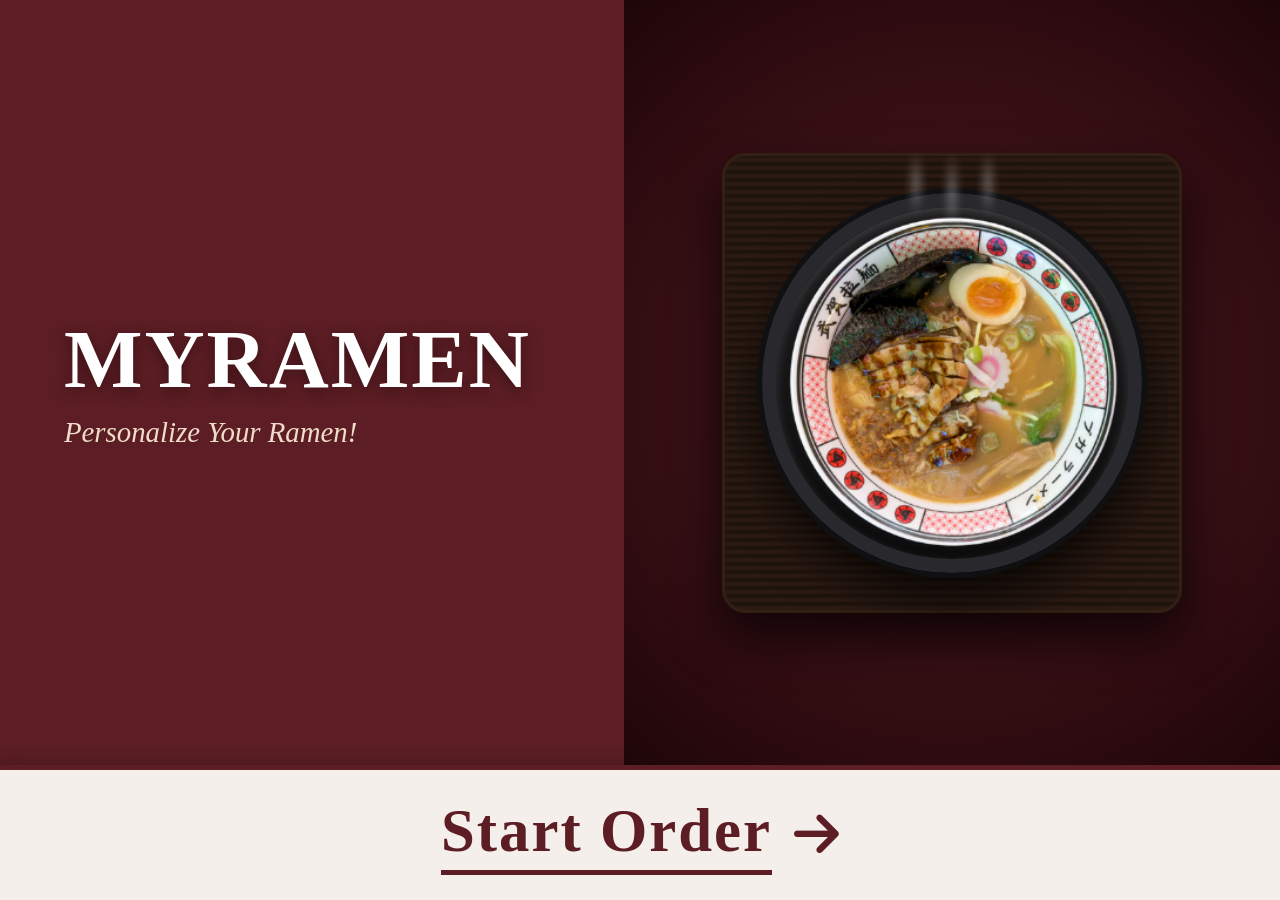
<file: index.html>
<!DOCTYPE html>
<html lang="en">
<head>
  <meta charset="UTF-8">
  <meta name="viewport" content="width=device-width, initial-scale=1.0">
  <meta name="description" content="MyRamen Tabletop Kiosk - Start your personalized ramen experience.">
  <title>Welcome to MyRamen</title>
  <link rel="icon" type="image/png" href="img/logo.png">
  <link rel="stylesheet" href="https://cdnjs.cloudflare.com/ajax/libs/font-awesome/6.4.0/css/all.min.css">
  <link rel="stylesheet" href="css/style.css">
  <style>
    .welcome-body {
      min-height: calc(100vh - 135px);
    }

    .welcome-bottom-bar {
      height: 135px;
      min-height: 135px;
      gap: 22px;
      border-top: 5px solid var(--maroon);
      padding: 0 24px;
    }

    .start-order-text {
      font-size: clamp(2.6rem, 6vw, 3.8rem);
      font-weight: 900;
      border-bottom: 5px solid var(--maroon);
      padding-bottom: 4px;
      letter-spacing: 2px;
    }

    .start-order-arrow {
      font-size: clamp(2.2rem, 5vw, 3.2rem);
    }
  </style>
</head>
<body>

  <div class="welcome-container">
    <div class="welcome-body">
      
      <div class="welcome-left">
        <h1 class="serif">MYRAMEN</h1>
        <p class="serif">Personalize Your Ramen!</p>
      </div>

      <div class="welcome-right">
        <div class="welcome-table-setting">
          
          <div class="welcome-bamboo-mat"></div>

          <div class="steam-container">
            <div class="steam-wisp"></div>
            <div class="steam-wisp"></div>
            <div class="steam-wisp"></div>
          </div>

          <div class="welcome-bowl">
            <img 
              src="img/RAMEN BOWL.png" 
              alt="Authentic Japanese Ramen Bowl"
              class="welcome-bowl-img"
            >
          </div>

        </div>
      </div>

    </div>

    <a href="home.html" class="welcome-bottom-bar" title="Begin your order">
      <span class="start-order-text serif">Start Order</span>
      <i class="fa-solid fa-arrow-right start-order-arrow"></i>
    </a>
  </div>

  <script src="js/transitions.js"></script>
</body>
</html>
</file>
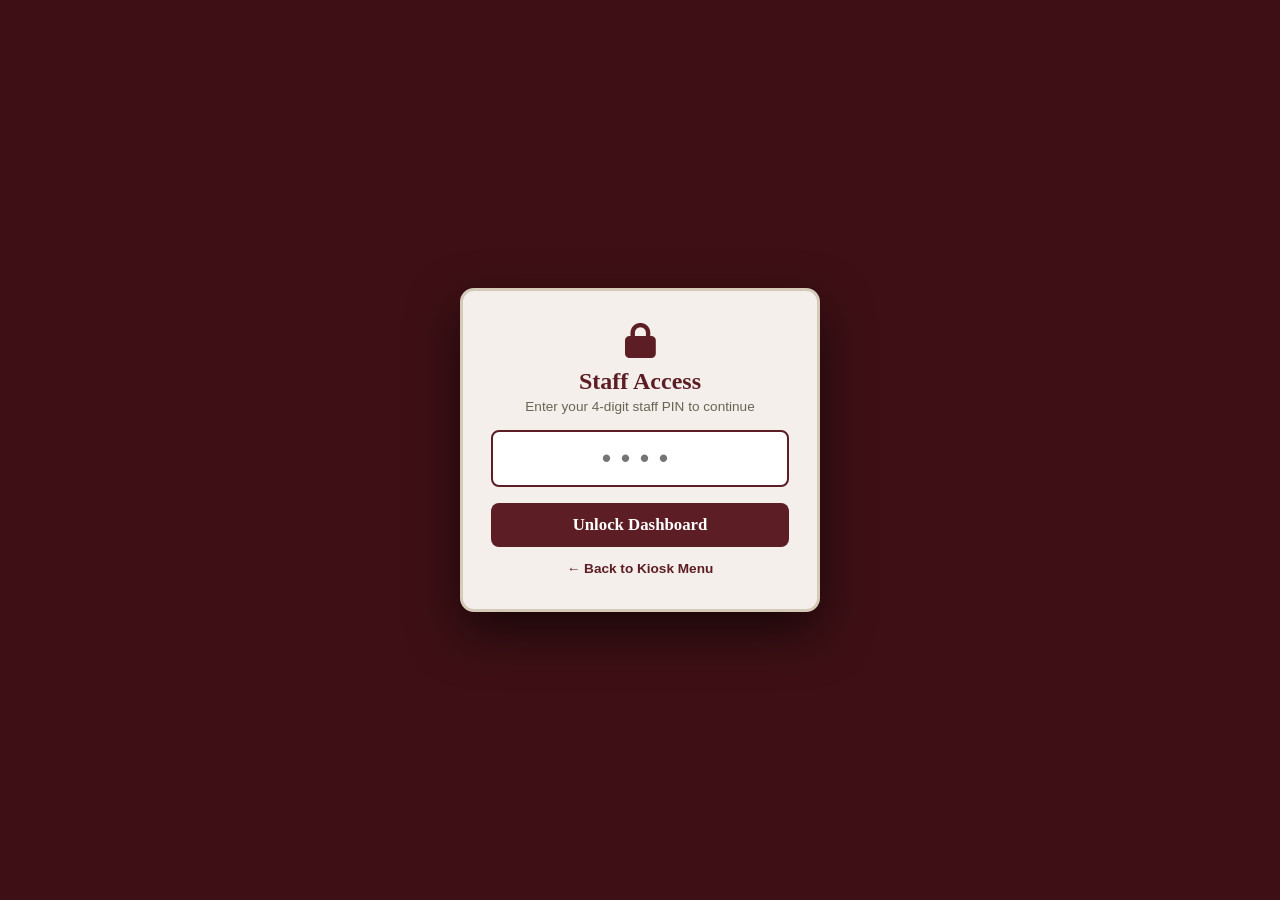
<file: admin.html>
<!DOCTYPE html>
<html lang="en">
<head>
  <meta charset="UTF-8">
  <meta name="viewport" content="width=device-width, initial-scale=1.0">
  <title>Admin & Kitchen Dashboard | MyRamen</title>
  <link rel="icon" type="image/png" href="img/logo.png">
  <link rel="stylesheet" href="https://cdnjs.cloudflare.com/ajax/libs/font-awesome/6.4.0/css/all.min.css">
  <link rel="stylesheet" href="css/style.css">
  <style>
    /* Lock Screen */
    .pin-overlay {
      position: fixed;
      inset: 0;
      background-color: var(--maroon-dark);
      z-index: 200;
      display: flex;
      align-items: center;
      justify-content: center;
      padding: 20px;
    }

    .pin-card {
      background: var(--cream);
      border: 3px solid var(--border);
      border-radius: 14px;
      padding: 32px 28px;
      max-width: 360px;
      width: 100%;
      text-align: center;
      box-shadow: 0 20px 50px rgba(0,0,0,0.6);
    }

    .pin-input {
      width: 100%;
      padding: 12px;
      font-size: 1.6rem;
      text-align: center;
      letter-spacing: 10px;
      border: 2px solid var(--maroon);
      border-radius: 8px;
      margin: 16px 0;
      font-weight: 800;
      color: var(--maroon);
      background: white;
    }

    .pin-btn {
      width: 100%;
      padding: 12px;
      background: var(--maroon);
      color: white;
      border: none;
      border-radius: 8px;
      font-size: 1.05rem;
      font-weight: 800;
      cursor: pointer;
    }
    .pin-btn:hover { background: var(--maroon-dark); }

    /* Top Navigation Buttons */
    .admin-nav-actions {
      display: flex;
      align-items: center;
      gap: 10px;
    }

    .nav-action-pill {
      font-size: 0.9rem;
      background: rgba(255,255,255,0.15);
      color: white;
      padding: 6px 14px;
      border-radius: 6px;
      font-weight: 700;
      text-decoration: none;
      border: 1px solid rgba(255,255,255,0.2);
      cursor: pointer;
      display: inline-flex;
      align-items: center;
      gap: 6px;
      transition: background 0.2s ease;
    }
    .nav-action-pill:hover {
      background: rgba(255,255,255,0.28);
    }

    .nav-logout-btn {
      background: #b91c1c;
      border-color: #991b1b;
    }
    .nav-logout-btn:hover {
      background: #991b1b;
    }

    /* Admin Layout */
    .admin-main {
      padding: 24px;
      max-width: 1300px;
      width: 100%;
      margin: 0 auto;
      display: flex;
      flex-direction: column;
      gap: 20px;
    }

    /* Top Status Cards */
    .stats-grid {
      display: grid;
      grid-template-columns: repeat(auto-fit, minmax(210px, 1fr));
      gap: 16px;
    }

    .stat-card {
      background: white;
      border: 1px solid var(--border);
      border-left: 5px solid var(--maroon);
      border-radius: 10px;
      padding: 18px 20px;
      box-shadow: 0 3px 10px rgba(0,0,0,0.04);
    }

    .stat-label {
      font-size: 0.85rem;
      color: #665;
      font-weight: 700;
      text-transform: uppercase;
    }

    .stat-value {
      font-size: 2rem;
      font-weight: 900;
      color: var(--maroon);
      margin-top: 4px;
    }

    /* Navigation Tabs */
    .admin-tabs {
      display: flex;
      gap: 10px;
      border-bottom: 2px solid var(--border);
      padding-bottom: 10px;
      flex-wrap: wrap;
    }

    .tab-btn {
      background: white;
      border: 1.5px solid var(--border);
      color: var(--text);
      padding: 10px 20px;
      border-radius: 8px;
      font-size: 0.95rem;
      font-weight: 700;
      cursor: pointer;
      display: flex;
      align-items: center;
      gap: 8px;
      transition: all 0.2s;
    }

    .tab-btn.active {
      background: var(--maroon);
      color: white;
      border-color: var(--maroon);
    }

    .tab-section {
      display: none;
    }
    .tab-section.active {
      display: block;
    }

    /* Kitchen Order Tickets Grid */
    .tickets-grid {
      display: grid;
      grid-template-columns: repeat(auto-fill, minmax(310px, 1fr));
      gap: 18px;
    }

    .ticket-card {
      background: white;
      border: 2px solid var(--border);
      border-radius: 10px;
      padding: 18px;
      display: flex;
      flex-direction: column;
      justify-content: space-between;
      gap: 14px;
      box-shadow: 0 4px 12px rgba(0,0,0,0.05);
    }

    .ticket-card.status-preparing { border-top: 6px solid #D97706; }
    .ticket-card.status-ready { border-top: 6px solid #16A34A; }
    .ticket-card.status-completed { border-top: 6px solid #6B7280; opacity: 0.75; }

    .ticket-header {
      display: flex;
      justify-content: space-between;
      align-items: center;
      border-bottom: 1px solid #EFE8DC;
      padding-bottom: 10px;
    }

    .status-badge {
      padding: 4px 10px;
      border-radius: 20px;
      font-size: 0.75rem;
      font-weight: 800;
      text-transform: uppercase;
    }
    .badge-preparing { background: #FEF3C7; color: #B45309; }
    .badge-ready { background: #DCFCE7; color: #15803D; }
    .badge-completed { background: #F3F4F6; color: #4B5563; }

    .ticket-item {
      background: #FAF7F2;
      padding: 10px 12px;
      border-radius: 6px;
      border: 1px solid #EAE0D2;
      margin-bottom: 8px;
      font-size: 0.9rem;
    }

    .ticket-note-box {
      background: #FEF2F2;
      border: 1px solid #FECACA;
      color: #991B1B;
      padding: 8px 10px;
      border-radius: 6px;
      font-size: 0.85rem;
      margin-top: 8px;
    }

    .ticket-actions {
      display: flex;
      gap: 8px;
    }

    .action-btn {
      flex: 1;
      padding: 10px;
      border: none;
      border-radius: 6px;
      font-weight: 800;
      font-size: 0.88rem;
      cursor: pointer;
    }
    .btn-ready { background: #16A34A; color: white; }
    .btn-complete { background: var(--maroon); color: white; }

    /* Stock Management Grid */
    .stock-grid {
      display: grid;
      grid-template-columns: repeat(auto-fit, minmax(280px, 1fr));
      gap: 20px;
    }

    .stock-category-card {
      background: white;
      border: 1px solid var(--border);
      border-radius: 10px;
      padding: 18px;
    }

    .stock-category-card h3 {
      color: var(--maroon);
      border-bottom: 1px solid var(--border);
      padding-bottom: 10px;
      margin-bottom: 12px;
    }

    .stock-row {
      display: flex;
      justify-content: space-between;
      align-items: center;
      padding: 10px 0;
      border-bottom: 1px dashed #EFE8DC;
      font-weight: 600;
    }
    .stock-row:last-child { border-bottom: none; }

    .stock-toggle-btn {
      padding: 6px 14px;
      border-radius: 20px;
      font-size: 0.8rem;
      font-weight: 800;
      cursor: pointer;
      border: none;
      transition: all 0.2s;
    }
    .in-stock { background: #DCFCE7; color: #15803D; }
    .sold-out { background: #FEE2E2; color: #B91C1C; }
  </style>
</head>
<body>

  <!-- Staff PIN Lock Overlay -->
  <div class="pin-overlay" id="pinOverlay">
    <div class="pin-card">
      <i class="fa-solid fa-lock" style="font-size: 2.2rem; color: var(--maroon); margin-bottom: 10px;"></i>
      <h2 class="serif" style="color: var(--maroon);">Staff Access</h2>
      <p style="font-size: 0.85rem; color: #665; margin-top: 4px;">Enter your 4-digit staff PIN to continue</p>
      <input type="password" id="adminPinInput" class="pin-input" maxlength="4" placeholder="••••">
      <p id="pinErrorMsg" style="color: #b91c1c; font-size: 0.85rem; font-weight: 700; display: none; margin-bottom: 10px;">Incorrect PIN. Please try again.</p>
      <button class="pin-btn serif" onclick="verifyPin()">Unlock Dashboard</button>
      <a href="home.html" style="display: inline-block; margin-top: 14px; font-size: 0.85rem; color: var(--maroon); text-decoration: none; font-weight: 700;">← Back to Kiosk Menu</a>
    </div>
  </div>

  <div class="kiosk-container">
    <!-- Top Navigation -->
    <header class="top-nav">
      <div class="nav-left">
        <span class="nav-logo serif">MYRAMEN <span style="font-size: 0.9rem; background: #D9A036; color: #1e0609; padding: 3px 10px; border-radius: 12px; vertical-align: middle; margin-left: 6px;">ADMIN</span></span>
      </div>
      <div class="admin-nav-actions">
        <a href="home.html" class="nav-action-pill" title="Return to Customer Kiosk">
          <i class="fa-solid fa-tablet-screen-button"></i> Customer View
        </a>
        <button class="nav-action-pill nav-logout-btn" onclick="logoutAdmin()" title="Lock Admin Panel">
          <i class="fa-solid fa-right-from-bracket"></i> Logout
        </button>
      </div>
    </header>

    <main class="admin-main">
      <!-- Live Overview -->
      <div class="stats-grid">
        <div class="stat-card">
          <div class="stat-label">Active Kitchen Orders</div>
          <div class="stat-value" id="statActiveOrders">0</div>
        </div>
        <div class="stat-card">
          <div class="stat-label">Total Bowls Sold</div>
          <div class="stat-value" id="statBowlsSold">0</div>
        </div>
        <div class="stat-card">
          <div class="stat-label">Total Revenue</div>
          <div class="stat-value">&#8369;<span id="statRevenue">0</span></div>
        </div>
        <div class="stat-card">
          <div class="stat-label">Sold-Out Items</div>
          <div class="stat-value" id="statSoldOutCount">0</div>
        </div>
      </div>

      <!-- Tabs -->
      <div class="admin-tabs">
        <button class="tab-btn active" onclick="switchTab('queueTab', this)">
          <i class="fa-solid fa-fire-burner"></i> Live Kitchen Queue
        </button>
        <button class="tab-btn" onclick="switchTab('stockTab', this)">
          <i class="fa-solid fa-boxes-stacked"></i> Stock & Availability
        </button>
        <button class="tab-btn" onclick="clearCompletedOrders()" style="margin-left: auto; color: #b91c1c;">
          <i class="fa-solid fa-broom"></i> Clear Completed
        </button>
      </div>

      <!-- KITCHEN QUEUE -->
      <section id="queueTab" class="tab-section active">
        <div class="tickets-grid" id="kitchenTicketsGrid">
          <!-- Populated dynamically -->
        </div>
      </section>

      <!-- INVENTORY / SOLD OUT -->
      <section id="stockTab" class="tab-section">
        <p style="font-size: 0.9rem; color: #665; margin-bottom: 16px;">
          Toggle items as <strong>Sold Out</strong> to immediately disable them on the customer ordering screens.
        </p>
        <div class="stock-grid" id="stockCategoriesGrid">
          <!-- Populated dynamically -->
        </div>
      </section>
    </main>
  </div>

  <script src="js/transitions.js"></script>
  <script>
    const defaultStock = {
      "Signature Ramens": ["Tonkotsu", "Shoyu", "Miso", "Shio"],
      "Broth Bases": ["Tsukemen", "Shio", "Miso", "Tonkotsu"],
      "Toppings": ["Egg", "Naruto", "Menma", "Nori", "Nira", "Cabbage", "Chashu"],
      "Side Add-ons": ["Fried Tofu", "Mushroom", "Gyoza", "Siomai", "Kimchi"]
    };

    function verifyPin() {
      const inputEl = document.getElementById('adminPinInput');
      const errorEl = document.getElementById('pinErrorMsg');

      if (inputEl.value === '1234') {
        sessionStorage.setItem('myRamenAdminUnlocked', 'true');
        errorEl.style.display = 'none';
        inputEl.value = '';
        document.getElementById('pinOverlay').style.display = 'none';
      } else {
        errorEl.style.display = 'block';
        inputEl.value = '';
        inputEl.focus();
      }
    }

    function logoutAdmin() {
      sessionStorage.removeItem('myRamenAdminUnlocked');
      document.getElementById('adminPinInput').value = '';
      document.getElementById('pinErrorMsg').style.display = 'none';
      document.getElementById('pinOverlay').style.display = 'flex';
      document.getElementById('adminPinInput').focus();
    }

    document.getElementById('adminPinInput').addEventListener('keyup', (e) => {
      if (e.key === 'Enter') verifyPin();
    });

    function switchTab(tabId, btnEl) {
      document.querySelectorAll('.tab-section').forEach(sec => sec.classList.remove('active'));
      document.querySelectorAll('.tab-btn').forEach(b => b.classList.remove('active'));
      document.getElementById(tabId).classList.add('active');
      btnEl.classList.add('active');
    }

    function getOrdersQueue() {
      try {
        return JSON.parse(localStorage.getItem('myRamenOrdersQueue')) || [];
      } catch (e) {
        return [];
      }
    }

    function saveOrdersQueue(orders) {
      localStorage.setItem('myRamenOrdersQueue', JSON.stringify(orders));
      renderAdminDashboard();
    }

    function updateOrderStatus(orderId, newStatus) {
      const orders = getOrdersQueue();
      const target = orders.find(o => o.id === orderId);
      if (target) {
        target.status = newStatus;
        saveOrdersQueue(orders);
      }
    }

    function clearCompletedOrders() {
      const orders = getOrdersQueue().filter(o => o.status !== 'Completed');
      saveOrdersQueue(orders);
    }

    function getSoldOutItems() {
      try {
        return JSON.parse(localStorage.getItem('myRamenSoldOut')) || [];
      } catch (e) {
        return [];
      }
    }

    function toggleStockItem(itemName) {
      let soldOut = getSoldOutItems();
      const idx = soldOut.indexOf(itemName);
      if (idx > -1) {
        soldOut.splice(idx, 1);
      } else {
        soldOut.push(itemName);
      }
      localStorage.setItem('myRamenSoldOut', JSON.stringify(soldOut));
      renderAdminDashboard();
    }

    function renderAdminDashboard() {
      const orders = getOrdersQueue();
      const soldOut = getSoldOutItems();

      const activeCount = orders.filter(o => o.status !== 'Completed').length;
      let bowlsSold = 0;
      let totalRevenue = 0;

      orders.forEach(o => {
        totalRevenue += (o.totalBill || 0);
        (o.items || []).forEach(item => {
          bowlsSold += (item.quantity || 1);
        });
      });

      document.getElementById('statActiveOrders').innerText = activeCount;
      document.getElementById('statBowlsSold').innerText = bowlsSold;
      document.getElementById('statRevenue').innerText = totalRevenue;
      document.getElementById('statSoldOutCount').innerText = soldOut.length;

      const grid = document.getElementById('kitchenTicketsGrid');
      if (orders.length === 0) {
        grid.innerHTML = `
          <div style="grid-column: 1 / -1; text-align: center; padding: 50px 20px; background: white; border-radius: 10px; border: 1px dashed var(--border);">
            <i class="fa-solid fa-receipt" style="font-size: 3rem; color: #c4b098; margin-bottom: 12px;"></i>
            <h3 class="serif" style="color: var(--maroon);">No Orders in Queue</h3>
            <p style="font-size: 0.9rem; color: #665; margin-top: 6px;">Orders submitted from the customer kiosk will appear here automatically.</p>
          </div>
        `;
      } else {
        const sorted = [...orders].reverse();
        grid.innerHTML = sorted.map(order => {
          const statusClass = order.status === 'Preparing' ? 'status-preparing' : (order.status === 'Ready' ? 'status-ready' : 'status-completed');
          const badgeClass = order.status === 'Preparing' ? 'badge-preparing' : (order.status === 'Ready' ? 'badge-ready' : 'badge-completed');

          const itemsHtml = (order.items || []).map(item => {
            const name = item.isPreset ? `${item.name} Ramen` : `Custom Ramen (${item.soup})`;
            const specs = item.isPreset 
              ? `Signature ${item.soup}` 
              : `${item.richness} ${item.soup} • ${item.noodleType} ${item.noodleVar}`;

            const topEntries = Object.entries(item.toppingQuantities || {});
            const activeToppings = topEntries
              .filter(([_, q]) => q > 0)
              .map(([t, q]) => q > 1 ? `${t} (x${q})` : t)
              .join(', ');
            
            const removedToppings = topEntries
              .filter(([_, q]) => q === 0)
              .map(([t, _]) => `NO ${t.toUpperCase()}`)
              .join(', ');

            return `
              <div class="ticket-item">
                <div style="display: flex; justify-content: space-between; font-weight: 800; color: var(--maroon);">
                  <span>${item.quantity || 1}x ${name}</span>
                </div>
                <div style="font-size: 0.8rem; color: #555; margin-top: 2px;">${specs}</div>
                ${activeToppings ? `<div style="font-size: 0.8rem; color: #333; margin-top: 4px;"><strong>Toppings:</strong> ${activeToppings}</div>` : ''}
                ${removedToppings ? `<div style="font-size: 0.78rem; color: #b91c1c; font-weight: 800; margin-top: 3px;"><i class="fa-solid fa-ban"></i> ${removedToppings}</div>` : ''}
              </div>
            `;
          }).join('');

          const addonsList = Object.entries(order.sideAddons || {})
            .filter(([_, qty]) => qty > 0)
            .map(([name, qty]) => `${qty}x ${name}`)
            .join(', ');

          const noteHtml = order.instructions 
            ? `<div class="ticket-note-box"><strong><i class="fa-solid fa-note-sticky"></i> Note:</strong> ${order.instructions}</div>` 
            : '';

          let actionButtons = '';
          if (order.status === 'Preparing') {
            actionButtons = `<button class="action-btn btn-ready" onclick="updateOrderStatus('${order.id}', 'Ready')"><i class="fa-solid fa-bell-concierge"></i> Mark Ready</button>`;
          } else if (order.status === 'Ready') {
            actionButtons = `<button class="action-btn btn-complete" onclick="updateOrderStatus('${order.id}', 'Completed')"><i class="fa-solid fa-check-double"></i> Complete Order</button>`;
          }

          return `
            <div class="ticket-card ${statusClass}">
              <div>
                <div class="ticket-header">
                  <div>
                    <strong class="serif" style="font-size: 1.2rem; color: var(--maroon);">#${order.orderNumber}</strong>
                    <span style="font-size: 0.78rem; color: #777; margin-left: 8px;">${order.time}</span>
                  </div>
                  <span class="status-badge ${badgeClass}">${order.status}</span>
                </div>

                <div style="margin-top: 12px;">
                  ${itemsHtml}
                  ${addonsList ? `<div style="font-size: 0.85rem; padding: 6px 10px; background: #FDF7EE; border-radius: 6px; border: 1px solid #E6DDD0;"><strong>Sides:</strong> ${addonsList}</div>` : ''}
                  ${noteHtml}
                </div>
              </div>

              <div>
                <div style="display: flex; justify-content: space-between; font-weight: 800; margin-bottom: 10px; padding-top: 8px; border-top: 1px dashed var(--border);">
                  <span>Total Paid:</span>
                  <span style="color: var(--maroon);">₱${order.totalBill}</span>
                </div>
                <div class="ticket-actions">
                  ${actionButtons}
                </div>
              </div>
            </div>
          `;
        }).join('');
      }

      const stockGrid = document.getElementById('stockCategoriesGrid');
      stockGrid.innerHTML = Object.entries(defaultStock).map(([category, items]) => {
        const rows = items.map(item => {
          const isOut = soldOut.includes(item);
          return `
            <div class="stock-row">
              <span style="${isOut ? 'text-decoration: line-through; color: #999;' : ''}">${item}</span>
              <button class="stock-toggle-btn ${isOut ? 'sold-out' : 'in-stock'}" onclick="toggleStockItem('${item}')">
                ${isOut ? 'SOLD OUT' : 'IN STOCK'}
              </button>
            </div>
          `;
        }).join('');

        return `
          <div class="stock-category-card">
            <h3 class="serif">${category}</h3>
            ${rows}
          </div>
        `;
      }).join('');
    }

    document.addEventListener('DOMContentLoaded', () => {
      if (sessionStorage.getItem('myRamenAdminUnlocked') === 'true') {
        document.getElementById('pinOverlay').style.display = 'none';
      }
      renderAdminDashboard();
    });
  </script>
</body>
</html>
</file>
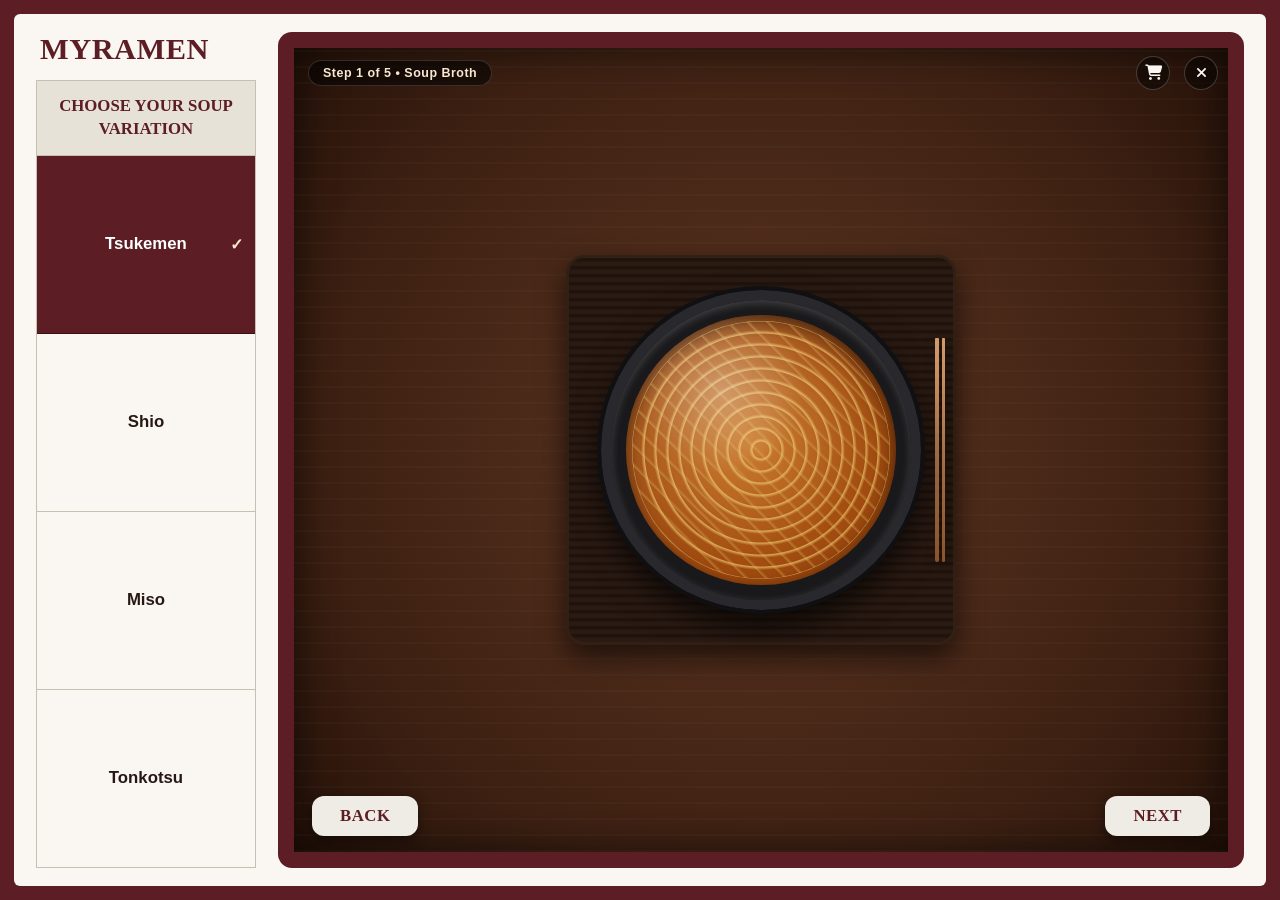
<file: customize.html>
<!DOCTYPE html>
<html lang="en">
<head>
  <meta charset="UTF-8">
  <meta name="viewport" content="width=device-width, initial-scale=1.0">
  <meta name="description" content="Customize your broth, noodle texture, and toppings in the interactive kiosk.">
  <title>Ramen Customizer | MyRamen</title>
  <link rel="icon" type="image/png" href="img/logo.png">
  <link rel="stylesheet" href="https://cdnjs.cloudflare.com/ajax/libs/font-awesome/6.4.0/css/all.min.css">
  <link rel="stylesheet" href="css/style.css">
  <style>

    html, body {
      height: 100vh;
      width: 100vw;
      margin: 0;
      padding: 0;
      overflow: hidden;
      background-color: var(--maroon);
      box-sizing: border-box;
    }

    .kiosk-outer-frame {
      height: 100vh;
      width: 100vw;
      padding: 14px;
      background-color: var(--maroon);
      display: flex;
      box-sizing: border-box;
    }

    .kiosk-inner-canvas {
      flex: 1;
      background-color: #FAF7F2;
      border-radius: 6px;
      display: flex;
      padding: 18px 22px;
      gap: 22px;
      overflow: hidden;
      position: relative;
    }

    .left-column {
      width: 220px;
      flex-shrink: 0;
      display: flex;
      flex-direction: column;
      gap: 14px;
    }

    .brand-header {
      display: flex;
      align-items: center;
      justify-content: space-between;
      padding: 2px 4px;
    }

    .brand-logo {
      font-size: 1.9rem;
      font-weight: 900;
      color: var(--maroon);
      text-decoration: none;
      letter-spacing: 0.5px;
      line-height: 1;
    }

    .sidebar-box {
      flex: 1;
      background-color: #EFECE6;
      border: 1px solid #C8BFB3;
      display: flex;
      flex-direction: column;
      overflow: hidden;
    }

    .sidebar-box.centered-mode {
      justify-content: center;
      align-items: center;
      padding: 20px 14px;
    }

    .sidebar-title {
      font-size: 1.35rem;
      font-weight: 800;
      color: var(--maroon);
      text-align: center;
      line-height: 1.35;
      padding: 18px 12px;
    }

    .sidebar-box:not(.centered-mode) .sidebar-title {
      border-bottom: 1px solid #C8BFB3;
      background-color: #E7E2D8;
      font-size: 1.05rem;
      padding: 14px 10px;
    }

    .sidebar-options-list {
      flex: 1;
      display: flex;
      flex-direction: column;
      overflow-y: auto;
    }

    .side-option-tile {
      flex: 1;
      background: #FAF7F2;
      border-bottom: 1px solid #C8BFB3;
      display: flex;
      align-items: center;
      justify-content: center;
      font-size: 1.05rem;
      font-weight: 700;
      color: var(--text);
      cursor: pointer;
      padding: 10px;
      position: relative;
      transition: all 0.2s ease;
    }

    .side-option-tile:last-child {
      border-bottom: none;
    }

    .side-option-tile:hover {
      background: #EFECE6;
    }

    .side-option-tile.selected,
    .bottom-option-card.selected {
      background: var(--maroon) !important;
      color: white !important;
      border-color: var(--maroon-dark) !important;
    }

    .side-option-tile.selected::after,
    .bottom-option-card.selected::after {
      content: '✓';
      position: absolute;
      right: 12px;
      font-weight: 900;
      font-size: 1rem;
      color: #F8E7D1;
    }

    .right-column {
      flex: 1;
      display: flex;
      flex-direction: column;
      gap: 16px;
      min-width: 0;
      overflow: hidden;
    }

    .stage-maroon-frame {
      flex: 1;
      background-color: var(--maroon);
      border-radius: 14px;
      padding: 16px;
      display: flex;
      flex-direction: column;
      min-height: 0;
      position: relative;
    }

    .stage-top-controls {
      position: absolute;
      top: 24px;
      right: 26px;
      display: flex;
      align-items: center;
      gap: 14px;
      z-index: 20;
    }

    .stage-icon-btn {
      background: rgba(0, 0, 0, 0.45);
      color: #FAF7F2;
      width: 34px;
      height: 34px;
      border-radius: 50%;
      display: flex;
      align-items: center;
      justify-content: center;
      text-decoration: none;
      font-size: 0.95rem;
      border: 1px solid rgba(255,255,255,0.2);
      position: relative;
      transition: background 0.2s;
    }
    .stage-icon-btn:hover {
      background: rgba(0, 0, 0, 0.75);
    }

    .cart-badge {
      position: absolute;
      top: -5px;
      right: -6px;
      background-color: #D9A036;
      color: #1e0609;
      font-size: 0.68rem;
      font-weight: 900;
      width: 17px;
      height: 17px;
      border-radius: 50%;
      display: none;
      align-items: center;
      justify-content: center;
    }

    .wooden-stage {
      flex: 1;
      background: radial-gradient(circle at center, #5E3622 0%, #3D2012 70%, #261209 100%);
      position: relative;
      display: flex;
      align-items: center;
      justify-content: center;
      overflow: hidden;
      box-shadow: inset 0 0 40px rgba(0,0,0,0.6);
    }

    .wooden-stage::before {
      content: '';
      position: absolute;
      inset: 0;
      background-image: repeating-linear-gradient(
        0deg,
        rgba(255, 255, 255, 0.02) 0px,
        rgba(255, 255, 255, 0.02) 2px,
        transparent 2px,
        transparent 16px
      );
      pointer-events: none;
    }

    .step-indicator-badge {
      position: absolute;
      top: 12px;
      left: 14px;
      background: rgba(0, 0, 0, 0.55);
      color: #F8E7D1;
      padding: 5px 14px;
      border-radius: 20px;
      font-size: 0.78rem;
      font-weight: 700;
      letter-spacing: 0.5px;
      border: 1px solid rgba(255, 255, 255, 0.15);
      z-index: 10;
    }

    .table-setting {
      position: relative;
      display: flex;
      align-items: center;
      justify-content: center;
      width: min(46vh, 320px);
      height: min(46vh, 320px);
    }

    .bamboo-placemat {
      position: absolute;
      width: 122%;
      height: 122%;
      background: #1c140e;
      border-radius: 18px;
      border: 3px solid #332014;
      box-shadow: 0 12px 28px rgba(0,0,0,0.6);
      background-image: repeating-linear-gradient(0deg, #2A1A12 0px, #2A1A12 4px, #1F130D 5px, #1F130D 8px);
      z-index: 1;
    }

    .chopstick-pair {
      position: absolute;
      right: -24px;
      top: 15%;
      width: 10px;
      height: 70%;
      display: flex;
      gap: 3px;
      z-index: 2;
    }
    .stick {
      width: 4px;
      height: 100%;
      background: linear-gradient(to bottom, #d49a6a 0%, #8c532b 100%);
      border-radius: 2px 2px 5px 5px;
    }

    .bowl-display {
      position: relative;
      width: 100%;
      height: 100%;
      border-radius: 50%;
      background: #19191b;
      border: 10px solid #29292d;
      outline: 4px solid #101012;
      box-shadow: 0 16px 32px rgba(0,0,0,0.7), inset 0 3px 8px rgba(255,255,255,0.18);
      display: flex;
      align-items: center;
      justify-content: center;
      z-index: 3;
      overflow: hidden;
    }

    .bowl-liquid {
      width: 90%;
      height: 90%;
      border-radius: 50%;
      position: relative;
      overflow: hidden;
      box-shadow: inset 0 6px 18px rgba(0,0,0,0.65);
      transition: background 0.4s ease;
    }

    .bowl-noodle-graphic {
      position: absolute;
      inset: 6px;
      border-radius: 50%;
      background-image: 
        repeating-radial-gradient(circle at 50% 50%, transparent 0, transparent 8px, rgba(240, 203, 114, 0.75) 9px, transparent 12px),
        repeating-linear-gradient(45deg, transparent 0, transparent 10px, rgba(214, 168, 77, 0.5) 11px, transparent 14px);
      opacity: 0.9;
      z-index: 2;
    }

    #toppingLayer { position: absolute; inset: 0; z-index: 3; }
    .topping-pill {
      position: absolute;
      display: flex;
      align-items: center;
      gap: 4px;
      padding: 4px 8px;
      border-radius: 16px;
      font-size: 0.72rem;
      font-weight: 800;
      color: #2b1713;
      box-shadow: 0 3px 8px rgba(0,0,0,0.4);
      border: 1px solid rgba(255,255,255,0.4);
      cursor: default;
    }

    .topping-egg { background: linear-gradient(135deg, #FFF9E6 40%, #E8A838 100%); border: 2px solid #D4881E; }
    .topping-chasu { background: linear-gradient(135deg, #E8A598 20%, #9C4B3D 100%); color: white; border: 2px solid #6E2F24; }
    .topping-nori { background: #1C2B20; color: #A3D9A5; border: 1px solid #3A5340; }
    .topping-naruto { background: #FFFFFF; color: #D63384; border: 2px dashed #D63384; }
    .topping-menma { background: #D8B26E; color: #4A3311; border: 1px solid #8F6927; }
    .topping-greens { background: #3B7A39; color: white; border: 1px solid #235222; }

    .stage-pill-btn {
      position: absolute;
      bottom: 16px;
      background-color: #EFECE6;
      color: var(--maroon);
      border: none;
      border-radius: 12px;
      padding: 10px 28px;
      font-size: 1.05rem;
      font-weight: 900;
      letter-spacing: 0.5px;
      cursor: pointer;
      box-shadow: 0 4px 12px rgba(0,0,0,0.45);
      transition: transform 0.15s ease, background-color 0.2s ease;
      z-index: 15;
    }
    .stage-pill-btn:hover {
      background-color: #FFFFFF;
      transform: translateY(-2px);
    }

    .btn-stage-back {
      left: 18px;
    }

    .btn-stage-right-group {
      position: absolute;
      bottom: 16px;
      right: 18px;
      display: flex;
      gap: 10px;
      z-index: 15;
    }

    .btn-stage-right-group .stage-pill-btn {
      position: static;
    }

    .btn-add-more {
      background-color: rgba(255, 255, 255, 0.18);
      color: #FAF7F2;
      border: 1.5px solid #EFECE6;
    }
    .btn-add-more:hover {
      background-color: rgba(255, 255, 255, 0.3);
      color: white;
    }

    .bottom-cards-row {
      height: 112px;
      min-height: 112px;
      display: flex;
      align-items: center;
      gap: 14px;
      flex-shrink: 0;
    }

    .bottom-option-card {
      flex: 1;
      height: 100%;
      background-color: #EFECE6;
      border: 1px solid #C8BFB3;
      display: flex;
      align-items: center;
      justify-content: center;
      font-size: 1.1rem;
      font-weight: 700;
      color: var(--text);
      cursor: pointer;
      position: relative;
      transition: all 0.2s ease;
    }

    .bottom-option-card:hover {
      background-color: #E5E0D6;
    }

    .circle-arrow-btn {
      width: 36px;
      height: 36px;
      border-radius: 50%;
      border: 1.5px solid var(--maroon);
      background-color: transparent;
      color: var(--maroon);
      display: flex;
      align-items: center;
      justify-content: center;
      font-size: 0.95rem;
      cursor: pointer;
      flex-shrink: 0;
      margin-left: 4px;
      transition: all 0.2s ease;
    }
    .circle-arrow-btn:hover {
      background-color: var(--maroon);
      color: white;
    }

    /* Responsive screen */
    @media (max-width: 780px) {
      .kiosk-outer-frame {
        padding: 8px;
      }
      .kiosk-inner-canvas {
        flex-direction: column;
        padding: 12px;
        gap: 12px;
      }
      .left-column {
        width: 100%;
        gap: 8px;
      }
      .sidebar-box.centered-mode {
        padding: 8px;
      }
      .sidebar-title {
        font-size: 1rem !important;
        padding: 6px !important;
      }
      .sidebar-title br {
        display: none;
      }
      .sidebar-options-list {
        flex-direction: row;
      }
      .side-option-tile {
        border-bottom: none;
        border-right: 1px solid #C8BFB3;
        padding: 8px;
      }
      .bottom-cards-row {
        height: 76px;
        min-height: 76px;
        gap: 8px;
      }
      .table-setting {
        width: min(34vh, 230px);
        height: min(34vh, 230px);
      }
    }
  </style>
</head>
<body>

  <div class="kiosk-outer-frame">
    <div class="kiosk-inner-canvas">
      
      <!-- LEFT COLUMN: MYRAMEN Logo + Tall Sidebar Panel -->
      <div class="left-column">
        <div class="brand-header">
          <a href="home.html" class="brand-logo serif">MYRAMEN</a>
        </div>

        <aside class="sidebar-box" id="sidebarContainer">
          <div class="sidebar-title serif" id="sidebarTitle">CHOOSE YOUR SOUP VARIATION</div>
          <div class="sidebar-options-list" id="sidebarOptions">
            <!-- Populated via customizer.js -->
          </div>
        </aside>
      </div>

      <!-- RIGHT COLUMN: Maroon Frame Stage + Bottom Option Cards -->
      <div class="right-column">
        
        <div class="stage-maroon-frame">
          <!-- Top-right subtle Cart & Cancel controls -->
          <div class="stage-top-controls">
            <a href="summary.html" class="stage-icon-btn" title="View Cart">
              <i class="fa-solid fa-cart-shopping"></i>
              <span class="cart-badge" id="customizerCartBadge">0</span>
            </a>
            <a href="home.html" class="stage-icon-btn" title="Cancel & Return to Menu">
              <i class="fa-solid fa-xmark"></i>
            </a>
          </div>

          <section class="wooden-stage">
            <div class="step-indicator-badge" id="stepProgressLabel">Step 1 of 5 • Broth</div>

            <!-- Interactive Ramen Bowl -->
            <div class="table-setting">
              <div class="bamboo-placemat"></div>

              <div class="chopstick-pair">
                <div class="stick"></div>
                <div class="stick"></div>
              </div>

              <div class="bowl-display">
                <div class="bowl-liquid" id="liquidGraphic">
                  <div class="bowl-noodle-graphic"></div>
                  <div id="toppingLayer"></div>
                </div>
              </div>
            </div>

            <button class="stage-pill-btn btn-stage-back serif" id="builderBackBtn">BACK</button>

            <div class="btn-stage-right-group">
              <button class="stage-pill-btn btn-add-more serif" id="builderAddMoreBtn" style="display: none;">+ Add More</button>
              <button class="stage-pill-btn serif" id="builderNextBtn">NEXT</button>
            </div>
          </section>
        </div>

        <div class="bottom-cards-row" id="bottomBarContainer" style="display: none;">
        </div>

      </div>

    </div>
  </div>

  <script src="js/customizer.js"></script>
  <script src="js/transitions.js"></script>
</body>
</html>
</file>
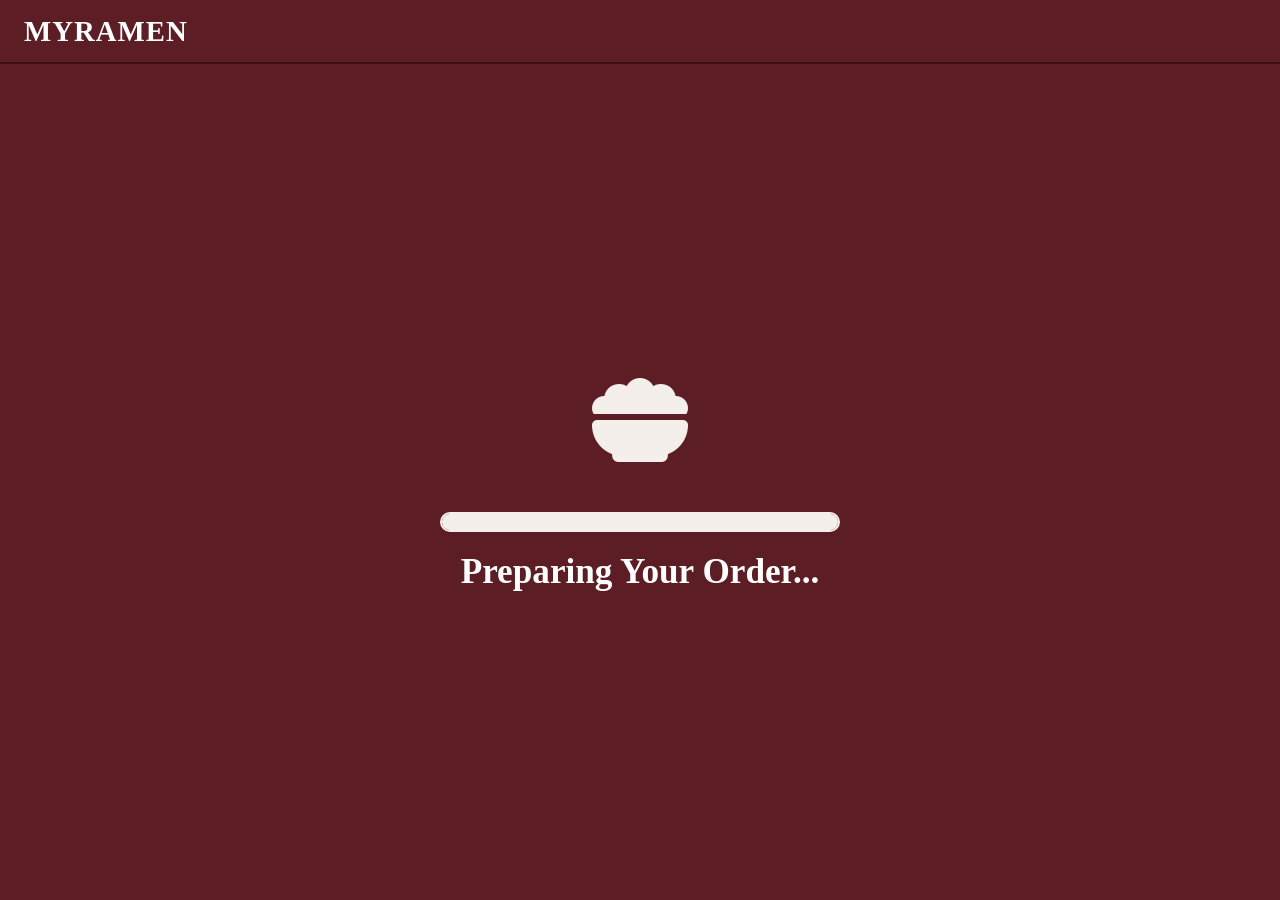
<file: status.html>
<!DOCTYPE html>
<html lang="en">
<head>
  <meta charset="UTF-8">
  <meta name="viewport" content="width=device-width, initial-scale=1.0">
  <meta name="description" content="MyRamen order queue processing and completion screen.">
  <title>Order Status | MyRamen</title>
  <link rel="icon" type="image/png" href="img/logo.png">
  <link rel="stylesheet" href="https://cdnjs.cloudflare.com/ajax/libs/font-awesome/6.4.0/css/all.min.css">
  <link rel="stylesheet" href="css/style.css">
</head>
<body>

  <div class="kiosk-container">
    <header class="top-nav" style="width: 100%;">
      <span class="nav-logo serif">MYRAMEN</span>
    </header>

    <!-- Progress Bar -->
    <div class="center-panel" id="phasePreparing">
      <i class="fa-solid fa-bowl-food" style="font-size: 6rem; color: #F5EFEB; margin-bottom: 20px;"></i>
      <div class="progress-bar">
        <div class="progress-fill" id="statusProgress"></div>
      </div>
      <h2 class="serif" style="font-size: 2.2rem; margin-top: 20px;">Preparing Your Order...</h2>
    </div>

    <!-- Thank You Display -->
    <div class="center-panel" id="phaseThankYou" style="display: none;">
      <div class="welcome-bowl" style="width: 220px; height: 220px; margin-bottom: 24px; border: 10px solid #29292d;">
        <i class="fa-solid fa-check" style="font-size: 5rem; color: #4ADE80;"></i>
      </div>
      <h2 class="serif" style="font-size: 2.5rem; letter-spacing: 1px;">Thank You For Ordering!</h2>
      <p style="margin-top: 15px; font-size: 0.95rem; opacity: 0.85;">Your ticket has been sent to the kitchen display queue.</p>
    </div>
  </div>

  <script src="js/transitions.js"></script>
  <script>
    document.addEventListener('DOMContentLoaded', () => {
      const fill = document.getElementById('statusProgress');
      setTimeout(() => { fill.style.width = '100%'; }, 100);

      setTimeout(() => {
        document.getElementById('phasePreparing').style.display = 'none';
        document.getElementById('phaseThankYou').style.display = 'flex';
      }, 3200);

      // Return to Welcome Page
      setTimeout(() => {
        document.body.classList.add('page-exit');
        setTimeout(() => {
          window.location.href = 'index.html';
        }, 240);
      }, 6500);
    });
  </script>
</body>
</html>
</file>
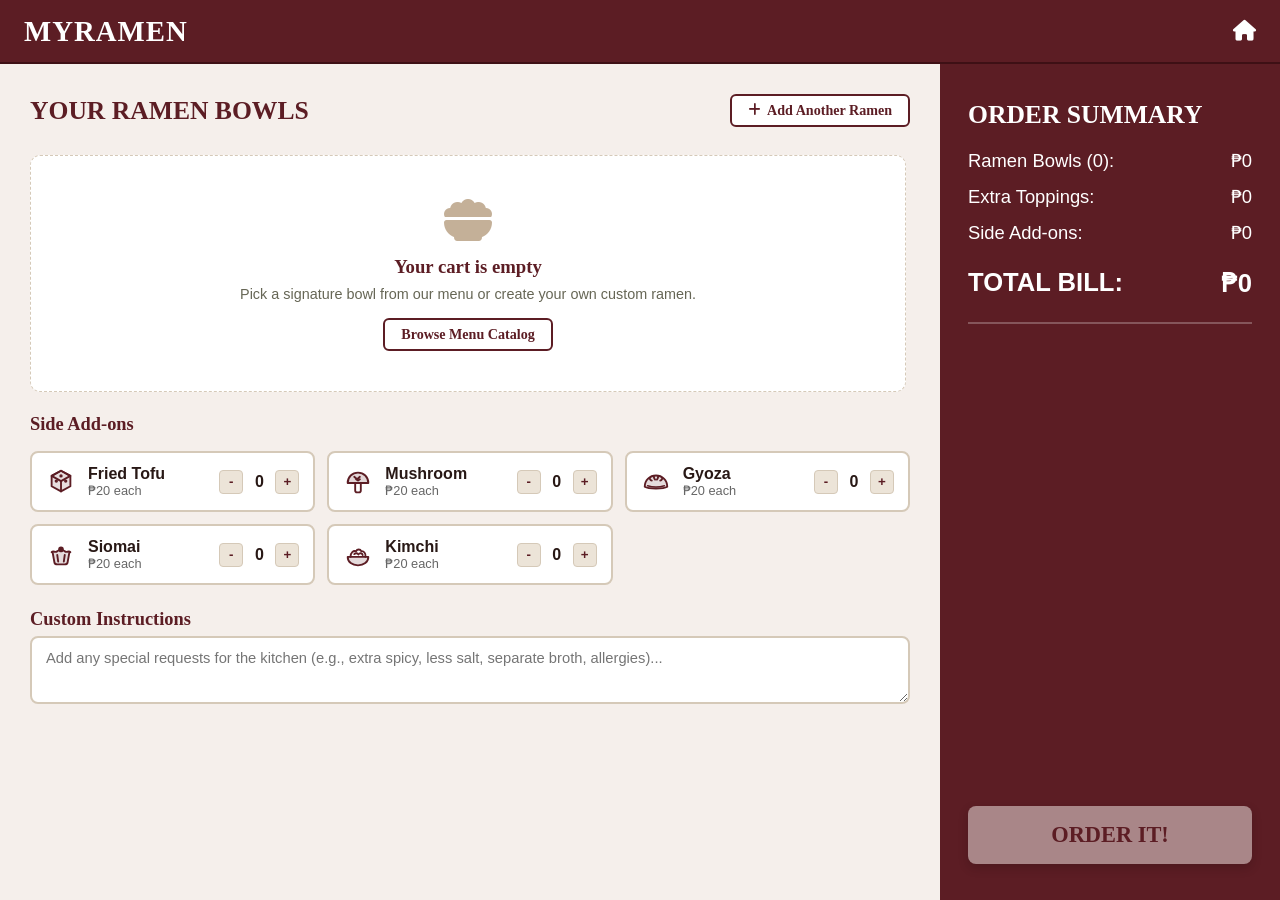
<file: summary.html>
<!DOCTYPE html>
<html lang="en">
<head>
  <meta charset="UTF-8">
  <meta name="viewport" content="width=device-width, initial-scale=1.0">
  <meta name="description" content="Review your personalized ramen bill and checkout.">
  <title>Order Summary | MyRamen</title>
  <link rel="icon" type="image/png" href="img/logo.png">
  <link rel="stylesheet" href="https://cdnjs.cloudflare.com/ajax/libs/font-awesome/6.4.0/css/all.min.css">
  <link rel="stylesheet" href="css/style.css">
  <style>
    .cart-header-actions {
      display: flex;
      justify-content: space-between;
      align-items: center;
      margin-bottom: 12px;
      flex-wrap: wrap;
      gap: 10px;
    }
    .add-more-btn {
      background: white;
      color: var(--maroon);
      border: 2px solid var(--maroon);
      border-radius: 6px;
      padding: 6px 16px;
      font-size: 0.88rem;
      font-weight: 800;
      text-decoration: none;
      display: inline-flex;
      align-items: center;
      gap: 6px;
      transition: all 0.2s;
    }
    .add-more-btn:hover {
      background: var(--maroon);
      color: white;
    }

    .cart-items-list {
      display: flex;
      flex-direction: column;
      gap: 16px;
      max-height: 44vh;
      overflow-y: auto;
      padding-right: 4px;
    }

    .cart-item-card {
      background: white;
      border: 1px solid var(--border);
      border-radius: 10px;
      padding: 16px;
      box-shadow: 0 3px 8px rgba(0,0,0,0.04);
      display: flex;
      flex-direction: column;
      gap: 12px;
      position: relative;
    }

    .cart-item-head {
      display: flex;
      justify-content: space-between;
      align-items: flex-start;
      border-bottom: 1px solid #f0e8dc;
      padding-bottom: 8px;
    }

    .cart-item-title {
      font-size: 1.15rem;
      font-weight: 800;
      color: var(--maroon);
    }

    .cart-item-base {
      font-size: 0.85rem;
      color: #665;
      margin-top: 2px;
    }

    /* Toppings */
    .toppings-adjust-box {
      background-color: #FAF7F2;
      border: 1px solid #E6DDD0;
      border-radius: 8px;
      padding: 10px 12px;
      display: flex;
      flex-direction: column;
      gap: 8px;
    }

    .toppings-adjust-label {
      font-size: 0.78rem;
      font-weight: 700;
      text-transform: uppercase;
      letter-spacing: 0.5px;
      color: #8c7368;
    }

    .topping-row-item {
      display: flex;
      align-items: center;
      justify-content: space-between;
      font-size: 0.9rem;
      font-weight: 600;
      color: var(--text);
      padding: 2px 0;
    }

    .mini-qty-controls {
      display: flex;
      align-items: center;
      gap: 8px;
    }

    .mini-qty-btn {
      background: var(--card-bg);
      color: var(--maroon);
      border: 1px solid var(--border);
      width: 24px;
      height: 24px;
      border-radius: 4px;
      font-weight: 800;
      cursor: pointer;
      display: flex;
      align-items: center;
      justify-content: center;
      transition: all 0.15s;
    }

    .mini-qty-btn:hover {
      background: var(--maroon);
      color: white;
    }

    .cart-item-controls {
      display: flex;
      align-items: center;
      justify-content: space-between;
      padding-top: 6px;
      border-top: 1px dashed #e6ddd0;
    }

    .remove-btn {
      background: transparent;
      border: none;
      color: #b91c1c;
      font-size: 0.88rem;
      font-weight: 700;
      cursor: pointer;
      display: flex;
      align-items: center;
      gap: 5px;
    }
    .remove-btn:hover {
      text-decoration: underline;
    }

    /* Side Add-ons */
    .addon-chips {
      display: grid;
      grid-template-columns: repeat(auto-fill, minmax(225px, 1fr));
      gap: 12px;
    }

    .addon-chip {
      background: white;
      border: 2px solid var(--border);
      border-radius: 8px;
      padding: 12px 14px;
      display: flex;
      align-items: center;
      justify-content: space-between;
      cursor: pointer;
      transition: all 0.2s ease;
    }

    .addon-chip.selected {
      border-color: var(--maroon);
      background: #FDF7EE;
      box-shadow: 0 3px 10px rgba(92, 29, 36, 0.12);
    }

    .addon-info {
      display: flex;
      align-items: center;
      gap: 12px;
    }

    .addon-svg-icon {
      width: 30px;
      height: 30px;
      flex-shrink: 0;
      color: var(--maroon);
    }

    /* Custom Instructions */
    .instructions-section {
      margin-top: 8px;
      display: flex;
      flex-direction: column;
      gap: 6px;
    }

    .instructions-textarea {
      width: 100%;
      min-height: 68px;
      padding: 12px 14px;
      border: 2px solid var(--border);
      border-radius: 8px;
      background: white;
      font-family: inherit;
      font-size: 0.92rem;
      color: var(--text);
      resize: vertical;
      outline: none;
      user-select: text;
      transition: border-color 0.2s ease;
    }

    .instructions-textarea:focus {
      border-color: var(--maroon);
    }

    .empty-cart-state {
      text-align: center;
      padding: 40px 20px;
      background: white;
      border-radius: 10px;
      border: 1px dashed var(--border);
    }

    /* ==================== KIOSK CONFIRMATION ==================== */
    .confirm-modal-backdrop {
      position: fixed;
      inset: 0;
      background: rgba(24, 8, 10, 0.65);
      backdrop-filter: blur(2px);
      display: none;
      align-items: center;
      justify-content: center;
      z-index: 300;
      padding: 20px;
    }

    .confirm-modal-backdrop.active {
      display: flex;
      animation: fadeInModal 0.2s ease forwards;
    }

    @keyframes fadeInModal {
      from { opacity: 0; }
      to { opacity: 1; }
    }

    .confirm-modal-box {
      background: var(--cream);
      border: 3px solid var(--maroon);
      border-radius: 14px;
      padding: 28px 24px;
      max-width: 380px;
      width: 100%;
      text-align: center;
      box-shadow: 0 18px 40px rgba(0,0,0,0.5);
      transform: scale(0.95);
      animation: popModal 0.2s cubic-bezier(0.175, 0.885, 0.32, 1.275) forwards;
    }

    @keyframes popModal {
      to { transform: scale(1); }
    }

    .confirm-modal-actions {
      display: flex;
      gap: 12px;
      margin-top: 22px;
    }

    .modal-btn {
      flex: 1;
      padding: 12px;
      border-radius: 8px;
      font-size: 0.95rem;
      font-weight: 800;
      cursor: pointer;
      transition: all 0.15s ease;
    }

    .modal-btn-cancel {
      background: white;
      color: var(--text);
      border: 2px solid var(--border);
    }
    .modal-btn-cancel:hover {
      background: var(--card-bg);
    }

    .modal-btn-confirm {
      background: #b91c1c;
      color: white;
      border: 2px solid #991b1b;
    }
    .modal-btn-confirm:hover {
      background: #991b1b;
    }
  </style>
</head>
<body>

  <!-- Custom Kiosk Confirmation -->
  <div class="confirm-modal-backdrop" id="removeConfirmModal">
    <div class="confirm-modal-box">
      <i class="fa-solid fa-trash-can" style="font-size: 2.4rem; color: #b91c1c; margin-bottom: 12px;"></i>
      <h3 class="serif" style="color: var(--maroon); font-size: 1.4rem; margin-bottom: 8px;">Remove This Bowl?</h3>
      <p style="font-size: 0.95rem; color: #555; line-height: 1.4;">
        Are you sure you want to remove <strong id="confirmBowlName" style="color: var(--text);">this ramen</strong> from your order?
      </p>
      <div class="confirm-modal-actions">
        <button class="modal-btn modal-btn-cancel serif" onclick="closeRemoveModal()">Keep Bowl</button>
        <button class="modal-btn modal-btn-confirm serif" onclick="confirmRemoveBowl()">Yes, Remove</button>
      </div>
    </div>
  </div>

  <div class="kiosk-container">
    <header class="top-nav">
      <a href="home.html" class="nav-logo serif">MYRAMEN</a>
      <div class="nav-icons">
        <a href="home.html" title="Back to Menu"><i class="fa-solid fa-house"></i></a>
      </div>
    </header>

    <div class="summary-layout">
      <div class="summary-left">
        <div class="cart-header-actions">
          <h2 class="serif" style="color: var(--maroon); font-size: 1.6rem;">YOUR RAMEN BOWLS</h2>
          <a href="home.html" class="add-more-btn serif"><i class="fa-solid fa-plus"></i> Add Another Ramen</a>
        </div>

        <div class="cart-items-list" id="cartItemsList">
        </div>

        <!-- Side Add-ons -->
        <h3 class="serif" style="color: var(--maroon); margin-top: 6px; font-size: 1.15rem;">Side Add-ons</h3>
        <div class="addon-chips">
          
          <!-- Fried Tofu -->
          <div class="addon-chip" id="addonTofu" onclick="toggleAddon('Fried Tofu')">
            <div class="addon-info">
              <svg class="addon-svg-icon" viewBox="0 0 32 32" fill="none" stroke="currentColor" stroke-width="2" stroke-linecap="round" stroke-linejoin="round">
                <path d="M16 4L26 9.5V20.5L16 26L6 20.5V9.5L16 4Z" fill="currentColor" fill-opacity="0.15"/>
                <path d="M16 4L26 9.5L16 15L6 9.5L16 4Z"/>
                <path d="M16 15V26"/>
                <circle cx="11" cy="15" r="0.8" fill="currentColor"/>
                <circle cx="21" cy="15" r="0.8" fill="currentColor"/>
                <circle cx="16" cy="9.5" r="0.8" fill="currentColor"/>
              </svg>
              <div>
                <strong>Fried Tofu</strong>
                <p style="font-size: 0.8rem; color: #666;">&#8369;20 each</p>
              </div>
            </div>
            <div class="mini-qty-controls" onclick="event.stopPropagation()">
              <button class="mini-qty-btn" onclick="changeAddonQty('Fried Tofu', -1)">-</button>
              <span id="qtyAddonTofu" style="min-width: 16px; text-align: center; font-weight: 800;">0</span>
              <button class="mini-qty-btn" onclick="changeAddonQty('Fried Tofu', 1)">+</button>
            </div>
          </div>

          <!-- Mushroom -->
          <div class="addon-chip" id="addonMushroom" onclick="toggleAddon('Mushroom')">
            <div class="addon-info">
              <svg class="addon-svg-icon" viewBox="0 0 32 32" fill="none" stroke="currentColor" stroke-width="2" stroke-linecap="round" stroke-linejoin="round">
                <path d="M5 17C5 10.5 9.9 6 16 6C22.1 6 27 10.5 27 17H5Z" fill="currentColor" fill-opacity="0.18"/>
                <path d="M13 17V25C13 26.1 13.9 27 15 27H17C18.1 27 19 26.1 19 25V17"/>
                <path d="M12 10.5L15 13L18 10.5"/>
                <path d="M14 13L16 14.5L18 13"/>
              </svg>
              <div>
                <strong>Mushroom</strong>
                <p style="font-size: 0.8rem; color: #666;">&#8369;20 each</p>
              </div>
            </div>
            <div class="mini-qty-controls" onclick="event.stopPropagation()">
              <button class="mini-qty-btn" onclick="changeAddonQty('Mushroom', -1)">-</button>
              <span id="qtyAddonMushroom" style="min-width: 16px; text-align: center; font-weight: 800;">0</span>
              <button class="mini-qty-btn" onclick="changeAddonQty('Mushroom', 1)">+</button>
            </div>
          </div>

          <!-- Gyoza -->
          <div class="addon-chip" id="addonGyoza" onclick="toggleAddon('Gyoza')">
            <div class="addon-info">
              <svg class="addon-svg-icon" viewBox="0 0 32 32" fill="none" stroke="currentColor" stroke-width="2" stroke-linecap="round" stroke-linejoin="round">
                <path d="M4 21C4 14 9.5 9 16 9C22.5 9 28 14 28 21C24 23.5 8 23.5 4 21Z" fill="currentColor" fill-opacity="0.16"/>
                <path d="M9 12C10 14 11 14.5 11.5 14.5"/>
                <path d="M13.5 9.8C14 12 14.5 13 15 13.5"/>
                <path d="M18.5 9.8C18 12 17.5 13 17 13.5"/>
                <path d="M23 12C22 14 21 14.5 20.5 14.5"/>
                <path d="M7 20C12 21.5 20 21.5 25 20" stroke-width="1.5"/>
              </svg>
              <div>
                <strong>Gyoza</strong>
                <p style="font-size: 0.8rem; color: #666;">&#8369;20 each</p>
              </div>
            </div>
            <div class="mini-qty-controls" onclick="event.stopPropagation()">
              <button class="mini-qty-btn" onclick="changeAddonQty('Gyoza', -1)">-</button>
              <span id="qtyAddonGyoza" style="min-width: 16px; text-align: center; font-weight: 800;">0</span>
              <button class="mini-qty-btn" onclick="changeAddonQty('Gyoza', 1)">+</button>
            </div>
          </div>

          <!-- Siomai -->
          <div class="addon-chip" id="addonSiomai" onclick="toggleAddon('Siomai')">
            <div class="addon-info">
              <svg class="addon-svg-icon" viewBox="0 0 32 32" fill="none" stroke="currentColor" stroke-width="2" stroke-linecap="round" stroke-linejoin="round">
                <path d="M7 13L9 24C9.3 25.5 10.5 26 12 26H20C21.5 26 22.7 25.5 23 24L25 13" fill="currentColor" fill-opacity="0.16"/>
                <path d="M6 13C8 11 10 14 12 12C14 10 18 10 20 12C22 14 24 11 26 13"/>
                <circle cx="16" cy="10" r="2" fill="currentColor"/>
                <path d="M12 16L13 23"/>
                <path d="M20 16L19 23"/>
              </svg>
              <div>
                <strong>Siomai</strong>
                <p style="font-size: 0.8rem; color: #666;">&#8369;20 each</p>
              </div>
            </div>
            <div class="mini-qty-controls" onclick="event.stopPropagation()">
              <button class="mini-qty-btn" onclick="changeAddonQty('Siomai', -1)">-</button>
              <span id="qtyAddonSiomai" style="min-width: 16px; text-align: center; font-weight: 800;">0</span>
              <button class="mini-qty-btn" onclick="changeAddonQty('Siomai', 1)">+</button>
            </div>
          </div>

          <!-- Kimchi -->
          <div class="addon-chip" id="addonKimchi" onclick="toggleAddon('Kimchi')">
            <div class="addon-info">
              <svg class="addon-svg-icon" viewBox="0 0 32 32" fill="none" stroke="currentColor" stroke-width="2" stroke-linecap="round" stroke-linejoin="round">
                <path d="M5 18C5 23.5 9.9 27 16 27C22.1 27 27 23.5 27 18H5Z" fill="currentColor" fill-opacity="0.16"/>
                <path d="M8 18C8 13.5 11 11 14 12C15 9.5 18.5 9.5 19.5 12C22 11.5 24.5 14 24 18"/>
                <path d="M12 15C13.5 13.5 15.5 14 16.5 15.5"/>
                <path d="M17.5 14.5C19 13.5 20.5 14.5 21 16"/>
              </svg>
              <div>
                <strong>Kimchi</strong>
                <p style="font-size: 0.8rem; color: #666;">&#8369;20 each</p>
              </div>
            </div>
            <div class="mini-qty-controls" onclick="event.stopPropagation()">
              <button class="mini-qty-btn" onclick="changeAddonQty('Kimchi', -1)">-</button>
              <span id="qtyAddonKimchi" style="min-width: 16px; text-align: center; font-weight: 800;">0</span>
              <button class="mini-qty-btn" onclick="changeAddonQty('Kimchi', 1)">+</button>
            </div>
          </div>

        </div>

        <!-- Custom Kitchen Instructions -->
        <div class="instructions-section">
          <h3 class="serif" style="color: var(--maroon); font-size: 1.15rem;">Custom Instructions</h3>
          <textarea 
            id="customInstructionsInput" 
            class="instructions-textarea" 
            placeholder="Add any special requests for the kitchen (e.g., extra spicy, less salt, separate broth, allergies)..."
            oninput="saveInstructions(this.value)"
          ></textarea>
        </div>
      </div>

      <!-- Total & Submit Button -->
      <div class="summary-right">
        <div>
          <h2 class="serif" style="font-size: 1.6rem; margin-bottom: 20px;">ORDER SUMMARY</h2>
          <div class="summary-bill-details">
            <div style="display: flex; justify-content: space-between;">
              <span>Ramen Bowls (<span id="totalBowlsCount">0</span>):</span>
              <span>&#8369;<span id="billBowls">0</span></span>
            </div>
            <div style="display: flex; justify-content: space-between;">
              <span>Extra Toppings:</span>
              <span>&#8369;<span id="billExtraToppings">0</span></span>
            </div>
            <div style="display: flex; justify-content: space-between;">
              <span>Side Add-ons:</span>
              <span>&#8369;<span id="billAddons">0</span></span>
            </div>
            <div class="total-bill" style="display: flex; justify-content: space-between;">
              <span>TOTAL BILL:</span>
              <span>&#8369;<span id="billTotal">0</span></span>
            </div>
          </div>
        </div>

        <button class="order-it-btn serif" id="orderSubmitBtn" onclick="checkoutOrder()">ORDER IT!</button>
      </div>
    </div>
  </div>

  <script src="js/summary.js"></script>
  <script src="js/transitions.js"></script>
</body>
</html>
</file>
<file: css/style.css>
:root {
  --maroon: #5C1D24;
  --maroon-dark: #3E1015;
  --cream: #F5EFEB;
  --card-bg: #ECE4D8;
  --border: #D5C9B8;
  --text: #281815;
}

* {
  box-sizing: border-box;
  margin: 0;
  padding: 0;
  user-select: none;
}

html, body {
  width: 100%;
  min-height: 100vh;
  background-color: var(--cream);
  font-family: 'Inter', -apple-system, BlinkMacSystemFont, "Segoe UI", Roboto, sans-serif;
  color: var(--text);
  overflow-x: hidden;
}

/* ==================== PAGE TRANSITION EFFECTS ==================== */
body {
  opacity: 0;
  transform: translateY(8px);
  transition: opacity 0.35s cubic-bezier(0.25, 1, 0.5, 1), transform 0.35s cubic-bezier(0.25, 1, 0.5, 1);
}

body.page-loaded {
  opacity: 1;
  transform: translateY(0);
}

body.page-exit {
  opacity: 0;
  transform: translateY(-8px);
}

.home-content, 
.builder-layout, 
.summary-layout, 
.welcome-body {
  animation: contentSlideIn 0.45s cubic-bezier(0.16, 1, 0.3, 1) both;
}

@keyframes contentSlideIn {
  from {
    opacity: 0;
    transform: scale(0.985);
  }
  to {
    opacity: 1;
    transform: scale(1);
  }
}

.serif {
  font-family: Georgia, serif;
}

.kiosk-container {
  width: 100%;
  min-height: 100vh;
  background-color: var(--cream);
  position: relative;
  display: flex;
  flex-direction: column;
}

/* ==================== TOP NAVIGATION ==================== */
.top-nav {
  background-color: var(--maroon);
  color: white;
  min-height: 64px;
  padding: 10px 24px;
  display: flex;
  align-items: center;
  justify-content: space-between;
  border-bottom: 2px solid var(--maroon-dark);
  z-index: 20;
  flex-wrap: wrap;
  gap: 12px;
}

.nav-left {
  display: flex;
  align-items: center;
  gap: 16px;
  font-size: 1.4rem;
}

.nav-logo {
  font-size: 1.8rem;
  font-weight: 700;
  letter-spacing: 1px;
  color: white;
  text-decoration: none;
}

.nav-search {
  background: white;
  border-radius: 6px;
  padding: 8px 14px;
  display: flex;
  align-items: center;
  gap: 10px;
  color: #666;
  width: 100%;
  max-width: 380px;
  font-size: 0.95rem;
}

.nav-search input {
  border: none;
  outline: none;
  width: 100%;
  background: transparent;
}

.nav-icons {
  display: flex;
  align-items: center;
  gap: 18px;
  font-size: 1.3rem;
}

.nav-icons a {
  color: white;
  text-decoration: none;
  transition: opacity 0.2s;
}

.nav-icons a:hover {
  opacity: 0.8;
}

/* ==================== WELCOME SCREEN ==================== */
.welcome-container {
  width: 100%;
  min-height: 100vh;
  display: flex;
  flex-direction: column;
  background-color: var(--maroon);
  position: relative;
  overflow: hidden;
}

.welcome-body {
  flex: 1;
  display: flex;
  min-height: calc(100vh - 95px);
  position: relative;
}

.welcome-left {
  flex: 1;
  padding: clamp(28px, 6vw, 64px);
  display: flex;
  flex-direction: column;
  justify-content: center;
  color: white;
  z-index: 5;
}

.welcome-badge {
  display: inline-flex;
  align-items: center;
  gap: 8px;
  background: rgba(255, 255, 255, 0.12);
  border: 1px solid rgba(255, 255, 255, 0.2);
  color: #F8E7D1;
  padding: 6px 16px;
  border-radius: 20px;
  font-size: 0.85rem;
  font-weight: 600;
  width: fit-content;
  margin-bottom: 18px;
  letter-spacing: 1px;
}

.welcome-left h1 {
  font-size: clamp(3rem, 7vw, 5.2rem);
  letter-spacing: 2px;
  line-height: 1.05;
  margin-bottom: 12px;
  text-shadow: 0 4px 15px rgba(0, 0, 0, 0.4);
}

.welcome-left p {
  font-size: clamp(1.2rem, 2.5vw, 1.8rem);
  font-style: italic;
  color: #F8E7D1;
  opacity: 0.95;
}

.welcome-right {
  flex: 1.2;
  display: flex;
  align-items: center;
  justify-content: center;
  padding: 30px;
  position: relative;
  background: radial-gradient(circle at center, #4A1A20 0%, #300C11 70%, #1E0609 100%);
}

.welcome-table-setting {
  position: relative;
  display: flex;
  align-items: center;
  justify-content: center;
}

.welcome-bamboo-mat {
  position: absolute;
  width: clamp(330px, 44vw, 460px);
  height: clamp(330px, 44vw, 460px);
  background: #1c140e;
  border-radius: 24px;
  border: 3px solid #332014;
  box-shadow: 0 25px 50px rgba(0, 0, 0, 0.7);
  background-image: repeating-linear-gradient(0deg, #2A1A12 0px, #2A1A12 4px, #1F130D 5px, #1F130D 8px);
  z-index: 1;
}

.welcome-bowl {
  position: relative;
  width: clamp(270px, 35vw, 380px);
  height: clamp(270px, 35vw, 380px);
  border-radius: 50%;
  background: #19191b;
  border: 14px solid #29292d;
  outline: 5px solid #101012;
  box-shadow: 
    0 25px 50px rgba(0, 0, 0, 0.75),
    inset 0 4px 12px rgba(255, 255, 255, 0.2),
    inset 0 -10px 24px rgba(0, 0, 0, 0.85);
  display: flex;
  align-items: center;
  justify-content: center;
  z-index: 3;
  overflow: hidden;
}

.welcome-bowl-img {
  width: 100%;
  height: 100%;
  object-fit: cover;
  object-position: center;
  border-radius: 50%;
  display: block;
  filter: contrast(108%) saturate(110%);
  transition: transform 0.4s ease;
}

.welcome-bowl:hover .welcome-bowl-img {
  transform: scale(1.05);
}

.steam-container {
  position: absolute;
  top: -42px;
  display: flex;
  gap: 22px;
  z-index: 5;
  pointer-events: none;
}

.steam-wisp {
  width: 14px;
  height: 65px;
  background: radial-gradient(ellipse at center, rgba(255, 255, 255, 0.4) 0%, rgba(255, 255, 255, 0) 70%);
  border-radius: 50%;
  filter: blur(4px);
  animation: riseSteam 3s infinite ease-in-out;
}

.steam-wisp:nth-child(2) { animation-delay: 1s; height: 80px; }
.steam-wisp:nth-child(3) { animation-delay: 2s; }

@keyframes riseSteam {
  0% { transform: translateY(20px) scaleX(1); opacity: 0; }
  50% { opacity: 0.55; transform: translateY(-15px) scaleX(1.4); }
  100% { transform: translateY(-40px) scaleX(2); opacity: 0; }
}

.welcome-bottom-bar {
  height: 95px;
  background-color: var(--cream);
  display: flex;
  align-items: center;
  justify-content: center;
  gap: 16px;
  text-decoration: none;
  border-top: 4px solid var(--maroon);
  cursor: pointer;
  box-shadow: 0 -4px 15px rgba(0, 0, 0, 0.2);
  transition: all 0.25s ease;
}

.welcome-bottom-bar:hover {
  background-color: #FFFFFF;
  transform: translateY(-2px);
}

.start-order-text {
  font-size: clamp(2rem, 4.5vw, 2.7rem);
  font-weight: 800;
  color: var(--maroon);
  border-bottom: 4px solid var(--maroon);
  padding-bottom: 2px;
  letter-spacing: 1px;
}

.start-order-arrow {
  font-size: 1.8rem;
  color: var(--maroon);
  transition: transform 0.2s ease;
}

.welcome-bottom-bar:hover .start-order-arrow {
  transform: translateX(8px);
}

/* ==================== HOME / MENU ==================== */
.side-drawer {
  position: fixed;
  top: 0;
  left: -280px;
  width: 260px;
  height: 100%;
  background-color: var(--maroon-dark);
  color: white;
  z-index: 50;
  box-shadow: 4px 0 15px rgba(0,0,0,0.5);
  transition: left 0.3s ease;
  display: flex;
  flex-direction: column;
  padding: 24px 20px;
}

.side-drawer.open {
  left: 0;
}

.drawer-header {
  display: flex;
  justify-content: space-between;
  align-items: center;
  margin-bottom: 24px;
  border-bottom: 1px solid rgba(255,255,255,0.2);
  padding-bottom: 12px;
}

.drawer-nav {
  list-style: none;
  display: flex;
  flex-direction: column;
  gap: 16px;
}

.drawer-nav a {
  color: var(--cream);
  text-decoration: none;
  font-size: 1.1rem;
  display: flex;
  align-items: center;
  gap: 12px;
  transition: color 0.2s;
}

.drawer-nav a:hover {
  color: #D9A036;
}

.drawer-backdrop {
  display: none;
  position: fixed;
  inset: 0;
  background: rgba(0,0,0,0.4);
  z-index: 40;
}

.drawer-backdrop.active {
  display: block;
}

.home-content {
  padding: 24px;
  flex: 1;
  display: flex;
  flex-direction: column;
  gap: 18px;
  max-width: 1300px;
  width: 100%;
  margin: 0 auto;
}

.peeking-ramen-strip {
  width: 100%;
  height: 95px;
  border-radius: 8px;
  overflow: hidden;
  position: relative;
  box-shadow: 0 4px 12px rgba(0,0,0,0.1);
  background: #2b1114;
}

.peeking-ramen-strip img {
  width: 100%;
  height: 100%;
  object-fit: cover;
  object-position: center 38%;
  opacity: 0.92;
  filter: contrast(105%) brightness(95%);
}

.hero-strip {
  background: var(--maroon-dark);
  color: #F8E7D1;
  text-align: center;
  padding: 16px;
  border-radius: 8px;
  font-size: clamp(1.2rem, 3vw, 1.8rem);
  font-weight: 700;
  letter-spacing: 2px;
}

.catalog-title {
  font-size: 1.6rem;
  font-weight: 700;
  color: var(--maroon);
}

.carousel-wrapper {
  position: relative;
  display: flex;
  align-items: center;
  gap: 12px;
}

.catalog-carousel {
  display: flex;
  align-items: stretch;
  gap: 16px;
  overflow-x: auto;
  padding: 10px 4px 16px;
  width: 100%;
  scroll-behavior: smooth;
  scrollbar-width: thin;
}

.catalog-card {
  min-width: 210px;
  max-width: 220px;
  background: white;
  border: 1px solid var(--border);
  border-radius: 10px;
  padding: 14px;
  display: flex;
  flex-direction: column;
  cursor: pointer;
  text-decoration: none;
  color: inherit;
  transition: transform 0.2s, box-shadow 0.2s, border-color 0.2s;
  box-shadow: 0 4px 10px rgba(0,0,0,0.04);
}

.catalog-card:hover {
  transform: translateY(-4px);
  border-color: var(--maroon);
  box-shadow: 0 8px 18px rgba(0,0,0,0.1);
}

.catalog-card-img {
  width: 100%;
  height: 120px;
  background: #E8DEC8;
  border-radius: 8px;
  display: flex;
  align-items: center;
  justify-content: center;
  margin-bottom: 12px;
  color: var(--maroon);
  font-size: 2.4rem;
}

.card-title-row {
  display: flex;
  align-items: baseline;
  gap: 6px;
  margin-bottom: 6px;
  flex-wrap: wrap;
}

.card-price {
  font-size: 1.05rem;
  font-weight: 800;
  color: var(--maroon);
}

.card-separator {
  color: #8c7368;
  font-weight: 600;
}

.card-name {
  font-size: 1.05rem;
  font-weight: 700;
  color: var(--maroon);
}

.catalog-card p {
  font-size: 0.8rem;
  color: #555;
  line-height: 1.35;
}

.scroll-arrow-btn {
  width: 44px;
  height: 44px;
  border-radius: 50%;
  background: white;
  border: 2px solid var(--maroon);
  color: var(--maroon);
  display: flex;
  align-items: center;
  justify-content: center;
  font-size: 1.2rem;
  cursor: pointer;
  box-shadow: 0 4px 10px rgba(0,0,0,0.15);
  flex-shrink: 0;
}

/* ==================== CUSTOMIZER ==================== */
.step-tracker-bar {
  background-color: var(--card-bg);
  border-bottom: 2px solid var(--border);
  padding: 10px 20px;
  display: flex;
  justify-content: center;
  gap: 12px;
  overflow-x: auto;
}

.tracker-pill {
  font-size: 0.85rem;
  font-weight: 700;
  color: #8c7368;
  display: flex;
  align-items: center;
  gap: 6px;
  cursor: pointer;
  padding: 6px 14px;
  border-radius: 20px;
  transition: all 0.2s ease;
  white-space: nowrap;
}

.tracker-pill.active {
  background-color: var(--maroon);
  color: white;
}

.tracker-pill.completed {
  color: var(--maroon);
}

.builder-layout {
  flex: 1;
  display: flex;
  flex-direction: column;
  min-height: calc(100vh - 64px);
}

.builder-main-row {
  display: flex;
  flex: 1;
  min-height: 420px;
}

.builder-sidebar {
  width: 280px;
  background-color: var(--cream);
  border-right: 2px solid var(--border);
  display: flex;
  flex-direction: column;
  flex-shrink: 0;
}

.sidebar-header {
  background-color: var(--card-bg);
  border-bottom: 1px solid var(--border);
  padding: 20px 16px;
  text-align: center;
  font-size: 1.15rem;
  font-weight: 700;
  color: var(--maroon);
  line-height: 1.3;
}

.sidebar-options-vertical {
  display: flex;
  flex-direction: column;
  flex: 1;
}

.tile-btn, .bottom-tile {
  position: relative;
  cursor: pointer;
  transition: all 0.2s cubic-bezier(0.4, 0, 0.2, 1);
  background: white;
  border: 1px solid var(--border);
  display: flex;
  align-items: center;
  justify-content: center;
  font-size: 1.15rem;
  font-weight: 700;
  color: var(--text);
}

.tile-btn {
  padding: 18px 12px;
  flex: 1;
}

.bottom-tile {
  flex: 1;
  min-width: 100px;
  border-right: 1px solid var(--border);
  border-top: 1px solid var(--border);
  font-size: 1.1rem;
  padding: 16px;
}

.tile-btn:active, .bottom-tile:active {
  transform: scale(0.98);
}

.tile-btn.selected, .bottom-tile.selected {
  background: linear-gradient(135deg, var(--maroon) 0%, #7b2933 100%) !important;
  color: white !important;
  border-color: var(--maroon-dark) !important;
}

.tile-btn.selected::after, .bottom-tile.selected::after {
  content: '✓';
  position: absolute;
  right: 14px;
  font-weight: 900;
  font-size: 1.1rem;
  color: #F8E7D1;
}

.builder-stage {
  flex: 1;
  background: radial-gradient(circle at center, #3E1E14 0%, #251009 65%, #130704 100%);
  position: relative;
  display: flex;
  align-items: center;
  justify-content: center;
  padding: 24px;
  overflow: hidden;
  box-shadow: inset 0 0 50px rgba(0,0,0,0.85);
}

.builder-stage::before {
  content: '';
  position: absolute;
  inset: 0;
  background-image: repeating-linear-gradient(90deg, rgba(255,255,255,0.015) 0px, rgba(255,255,255,0.015) 3px, transparent 3px, transparent 18px);
  pointer-events: none;
}

.table-setting {
  position: relative;
  display: flex;
  align-items: center;
  justify-content: center;
}

.bamboo-placemat {
  position: absolute;
  width: clamp(320px, 42vw, 440px);
  height: clamp(320px, 42vw, 440px);
  background: #1c140e;
  border-radius: 20px;
  border: 3px solid #332014;
  box-shadow: 0 20px 45px rgba(0,0,0,0.65);
  background-image: repeating-linear-gradient(0deg, #2A1A12 0px, #2A1A12 4px, #1F130D 5px, #1F130D 8px);
  z-index: 1;
}

.chopstick-pair {
  position: absolute;
  right: -32px;
  top: 15%;
  width: 14px;
  height: 75%;
  display: flex;
  gap: 4px;
  z-index: 2;
  filter: drop-shadow(4px 4px 6px rgba(0,0,0,0.5));
}

.stick {
  width: 5px;
  height: 100%;
  background: linear-gradient(to bottom, #d49a6a 0%, #8c532b 100%);
  border-radius: 2px 2px 6px 6px;
}

.bowl-display {
  position: relative;
  width: clamp(260px, 34vw, 360px);
  height: clamp(260px, 34vw, 360px);
  border-radius: 50%;
  background: #19191b;
  border: 14px solid #29292d;
  outline: 5px solid #101012;
  box-shadow: 
    0 25px 50px rgba(0,0,0,0.7),
    inset 0 4px 12px rgba(255,255,255,0.18),
    inset 0 -10px 24px rgba(0,0,0,0.85);
  display: flex;
  align-items: center;
  justify-content: center;
  z-index: 3;
  overflow: hidden;
}

.bowl-liquid {
  width: 90%;
  height: 90%;
  border-radius: 50%;
  position: relative;
  overflow: hidden;
  box-shadow: inset 0 8px 25px rgba(0,0,0,0.65);
  transition: background 0.4s ease;
}

.bowl-liquid::after {
  content: '';
  position: absolute;
  inset: 0;
  border-radius: 50%;
  background: radial-gradient(circle at 35% 28%, rgba(255,255,255,0.35) 0%, rgba(255,255,255,0.06) 32%, transparent 65%);
  pointer-events: none;
  z-index: 4;
}

.bowl-noodle-graphic {
  position: absolute;
  inset: 8px;
  border-radius: 50%;
  background-image: 
    repeating-radial-gradient(circle at 50% 50%, transparent 0, transparent 9px, rgba(240, 203, 114, 0.75) 10px, transparent 13px),
    repeating-linear-gradient(45deg, transparent 0, transparent 12px, rgba(214, 168, 77, 0.5) 13px, transparent 17px);
  opacity: 0.9;
  filter: drop-shadow(0 2px 5px rgba(0,0,0,0.35));
  z-index: 2;
}

#toppingLayer {
  position: absolute;
  inset: 0;
  z-index: 3;
}

.topping-pill {
  position: absolute;
  display: flex;
  align-items: center;
  gap: 6px;
  padding: 6px 12px;
  border-radius: 20px;
  font-size: 0.8rem;
  font-weight: 800;
  color: #2b1713;
  box-shadow: 0 4px 12px rgba(0,0,0,0.45);
  border: 1px solid rgba(255,255,255,0.4);
  cursor: default;
  animation: dropPop 0.3s cubic-bezier(0.175, 0.885, 0.32, 1.275) forwards;
}

@keyframes dropPop {
  0% { transform: translateY(-20px) scale(0.6); opacity: 0; }
  100% { transform: translateY(0) scale(1); opacity: 1; }
}

.topping-egg {
  background: linear-gradient(135deg, #FFF9E6 40%, #E8A838 100%);
  border: 2px solid #D4881E;
}
.topping-chasu {
  background: linear-gradient(135deg, #E8A598 20%, #9C4B3D 100%);
  color: white;
  border: 2px solid #6E2F24;
}
.topping-nori {
  background: #1C2B20;
  color: #A3D9A5;
  border: 1px solid #3A5340;
}
.topping-naruto {
  background: #FFFFFF;
  color: #D63384;
  border: 2px dashed #D63384;
}
.topping-menma {
  background: #D8B26E;
  color: #4A3311;
  border: 1px solid #8F6927;
}
.topping-greens {
  background: #3B7A39;
  color: white;
  border: 1px solid #235222;
}

.prompt-hint {
  position: absolute;
  top: 18px;
  background: rgba(0,0,0,0.55);
  color: #F8E7D1;
  padding: 6px 16px;
  border-radius: 20px;
  font-size: 0.85rem;
  border: 1px solid rgba(255,255,255,0.15);
  pointer-events: none;
  z-index: 6;
}

.stage-nav-btn {
  position: absolute;
  bottom: 20px;
  background: white;
  color: var(--maroon);
  border: 2px solid var(--maroon);
  border-radius: 6px;
  padding: 10px 24px;
  font-size: 1.1rem;
  font-weight: 700;
  cursor: pointer;
  box-shadow: 0 4px 10px rgba(0,0,0,0.3);
  transition: background 0.2s;
  z-index: 6;
}

.stage-nav-btn:hover {
  background: var(--cream);
}

.stage-next-btn { right: 20px; }
.stage-back-btn { left: 20px; }

.builder-bottom-bar {
  min-height: 90px;
  background: var(--cream);
  border-top: 2px solid var(--border);
  display: flex;
  flex-wrap: wrap;
}

.nav-arrow-tile {
  width: 60px;
  background: var(--card-bg);
  display: flex;
  align-items: center;
  justify-content: center;
  font-size: 1.4rem;
  color: var(--maroon);
  cursor: pointer;
}

/* ==================== ORDER SUMMARY ==================== */
.summary-layout {
  flex: 1;
  display: flex;
  min-height: calc(100vh - 64px);
}

.summary-left {
  flex: 1.6;
  padding: 30px;
  background-color: var(--cream);
  display: flex;
  flex-direction: column;
  gap: 16px;
  overflow-y: auto;
}

.summary-header-box {
  background: var(--maroon);
  color: white;
  padding: 18px;
  border-radius: 8px;
  display: flex;
  align-items: center;
  gap: 16px;
}

.summary-item-card {
  background: white;
  border: 1px solid var(--border);
  border-radius: 8px;
  padding: 16px 20px;
  display: flex;
  align-items: center;
  justify-content: space-between;
  font-weight: 700;
  gap: 16px;
}

.qty-controls {
  display: flex;
  align-items: center;
  gap: 12px;
  font-size: 1.1rem;
}

.qty-btn {
  background: var(--maroon);
  color: white;
  border: none;
  width: 28px;
  height: 28px;
  border-radius: 4px;
  cursor: pointer;
  font-weight: 700;
}

.addon-chips {
  display: flex;
  gap: 12px;
  flex-wrap: wrap;
}

.addon-chip {
  background: white;
  border: 2px solid var(--border);
  border-radius: 8px;
  padding: 12px;
  flex: 1;
  min-width: 140px;
  display: flex;
  align-items: center;
  gap: 12px;
  cursor: pointer;
  transition: border-color 0.2s;
}

.addon-chip.selected {
  border-color: var(--maroon);
  background: #FDF9F3;
}

.summary-right {
  width: 340px;
  background-color: var(--maroon);
  color: white;
  padding: 36px 28px;
  display: flex;
  flex-direction: column;
  justify-content: space-between;
  flex-shrink: 0;
}

.summary-bill-details {
  display: flex;
  flex-direction: column;
  gap: 14px;
  font-size: 1.15rem;
  border-bottom: 2px solid rgba(255,255,255,0.25);
  padding-bottom: 24px;
}

.total-bill {
  font-size: 1.6rem;
  font-weight: 800;
  margin-top: 10px;
}

.order-it-btn {
  background: var(--cream);
  color: var(--maroon);
  border: none;
  padding: 16px;
  font-size: 1.4rem;
  font-weight: 800;
  border-radius: 8px;
  cursor: pointer;
  text-align: center;
  text-decoration: none;
  box-shadow: 0 4px 10px rgba(0,0,0,0.3);
  transition: background 0.2s;
}

.order-it-btn:hover {
  background: #FFFFFF;
}

/* ==================== STATUS ==================== */
.center-panel {
  flex: 1;
  background-color: var(--maroon);
  color: white;
  display: flex;
  flex-direction: column;
  align-items: center;
  justify-content: center;
  text-align: center;
  padding: 30px;
  min-height: calc(100vh - 64px);
}

.progress-bar {
  width: min(90%, 400px);
  height: 20px;
  background: rgba(255,255,255,0.2);
  border-radius: 10px;
  overflow: hidden;
  margin-top: 24px;
  border: 2px solid var(--cream);
}

.progress-fill {
  width: 0%;
  height: 100%;
  background: var(--cream);
  transition: width 3s linear;
}

/* ==================== RESPONSIVE ==================== */
@media (max-width: 860px) {
  .welcome-body {
    flex-direction: column;
    text-align: center;
  }
  .welcome-left {
    width: 100%;
    padding: 40px 20px 10px;
    align-items: center;
  }
  .welcome-right {
    width: 100%;
    padding: 24px;
  }
  .builder-main-row {
    flex-direction: column;
  }
  .builder-sidebar {
    width: 100%;
    border-right: none;
    border-bottom: 2px solid var(--border);
  }
  .sidebar-options-vertical {
    flex-direction: row;
    flex-wrap: wrap;
  }
  .sidebar-options-vertical .tile-btn {
    flex: 1 1 50%;
    padding: 14px 8px;
    font-size: 1rem;
  }
  .builder-stage {
    min-height: 380px;
    padding-bottom: 80px;
  }
  .summary-layout {
    flex-direction: column;
  }
  .summary-right {
    width: 100%;
    padding: 24px;
  }
}

@media (max-width: 560px) {
  .top-nav {
    padding: 10px 14px;
  }
  .nav-search {
    max-width: 100%;
    order: 3;
  }
  .catalog-card {
    min-width: 180px;
  }
  .bottom-tile {
    flex: 1 1 50%;
    font-size: 0.95rem;
    padding: 12px;
  }
  .summary-item-card {
    flex-direction: column;
    align-items: flex-start;
  }
  .qty-controls {
    align-self: flex-end;
  }
}
</file>
